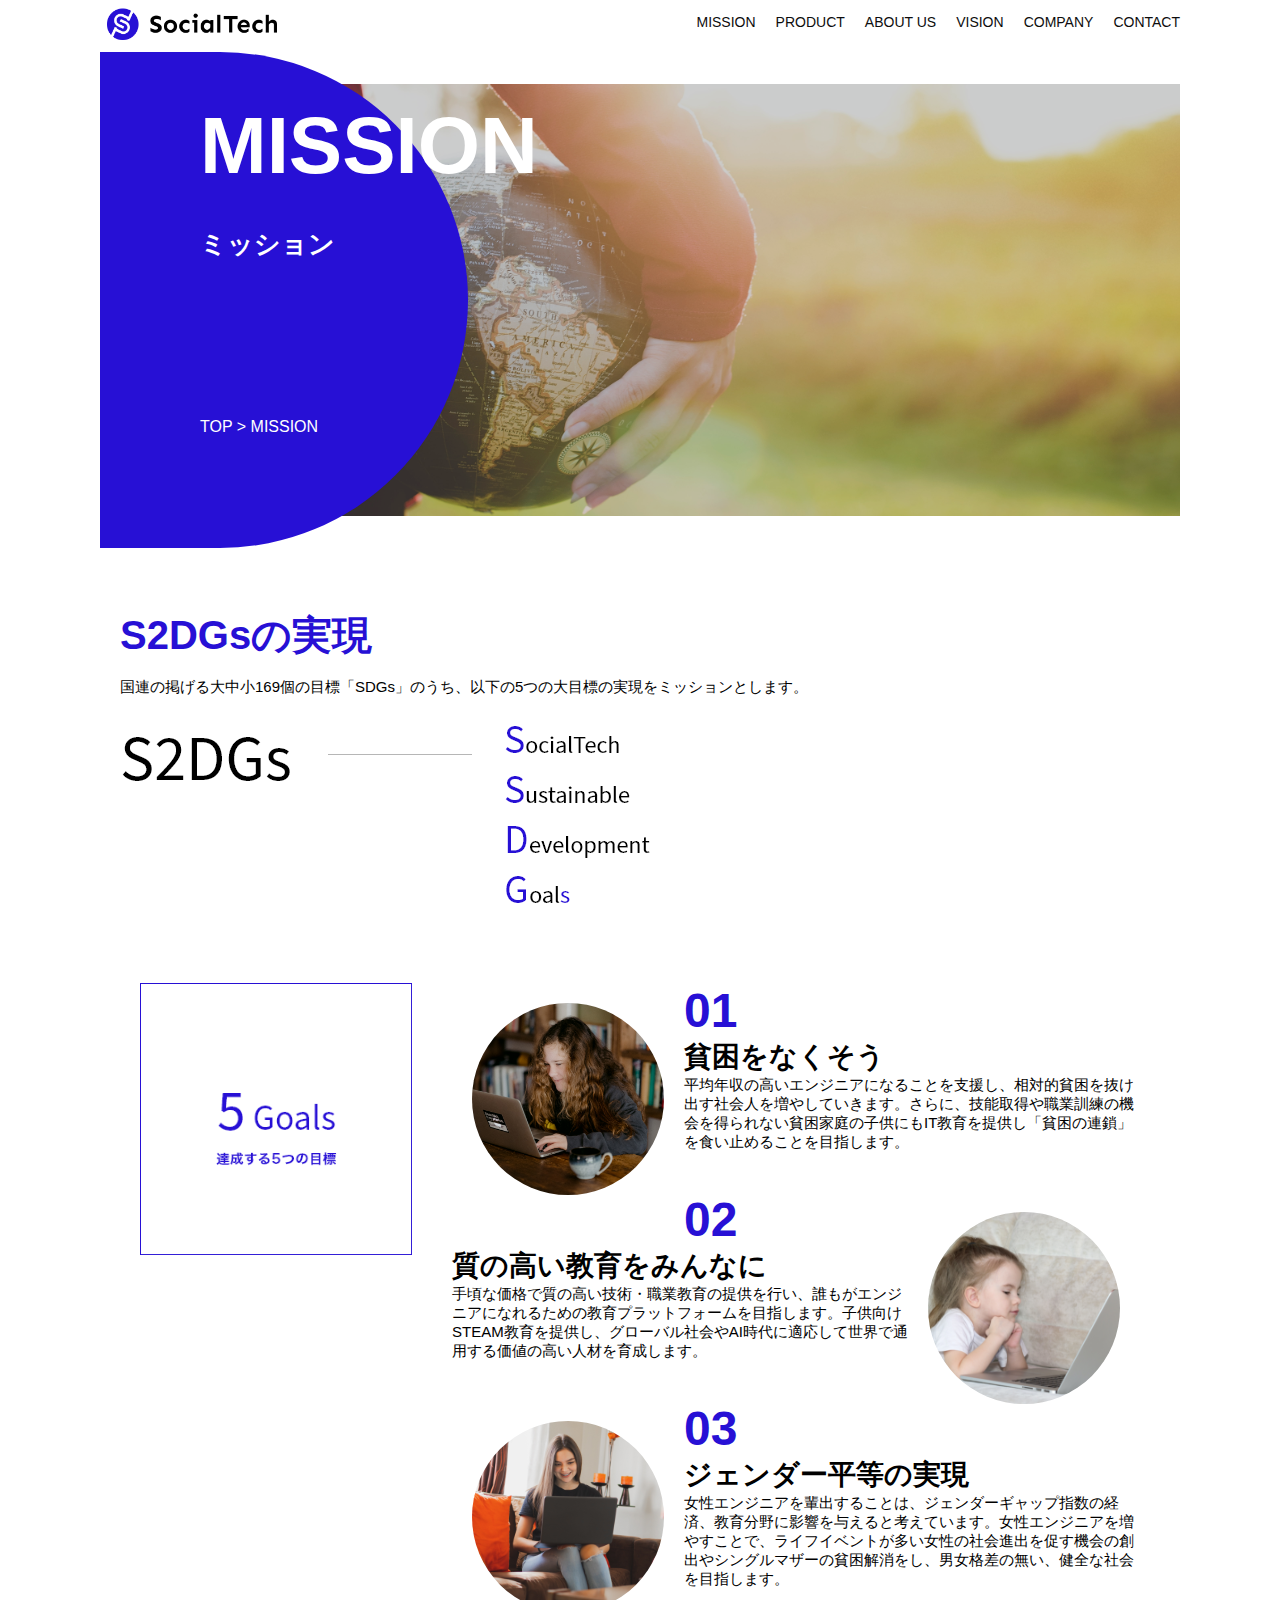
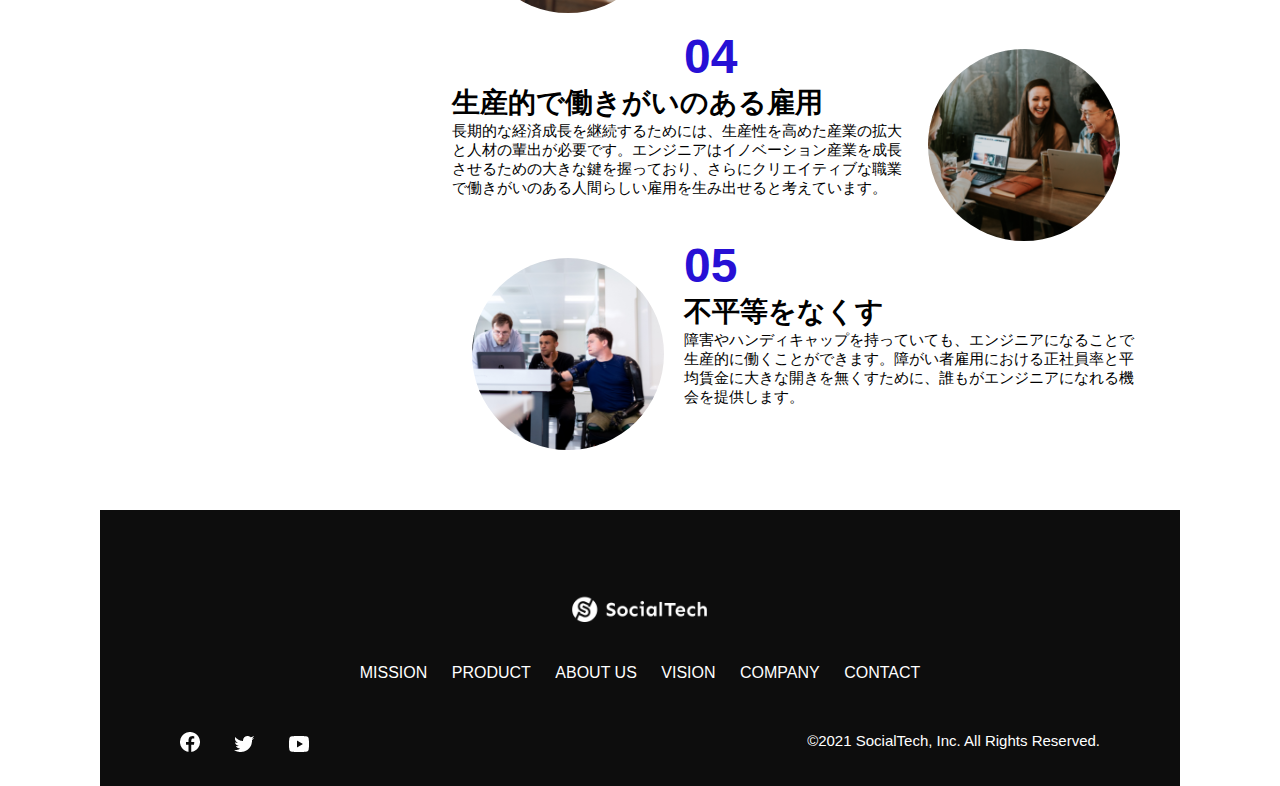
<file: kadai_tutorial_output/mission.html>
<!DOCTYPE html>
<html>
    <head>
        <title>SocialTech - MISSION ミッション-</title>
        <meta name="description" content="SocialTechが目指す5つの目標（S2DGs）を紹介します">
        <meta name="viewport" content="width=device-width,initial-scale=1.0">
        <meta charset="utf-8">
        <link rel="stylesheet" href="style.css">
    </head>
    <body>
        <header>
            <a href="index.html" id="logo">
                <img src="images/logo.png" alt="トップページに戻る">
            </a>
            <!--PC用ナビゲーション-->
            <nav id="nav-pc">
                <ul>
                    <li><a href="mission.html">MISSION</a></li>
                    <li><a href="product.html">PRODUCT</a></li>
                    <li><a href="index.html#aboutus">ABOUT US</a></li>
                    <li><a href="index.html#vision">VISION</a></li>
                    <li><a href="index.html#company">COMPANY</a></li>
                    <li><a href="index.html#contact">CONTACT</a></li>
                </ul>
            </nav>
            <!--スマホ用メニューボタン-->
            <button id="menu-sp" onclick="document.getElementById('nav-sp').style.display='block'">
                <img src="images/button-menu.png" alt="ナビゲーションを開く">
            </button>
            <!--スマホ用ナビゲーション-->
            <div id="nav-sp">
                <button id="close" onclick="document.getElementById('nav-sp').style.display='none'">
                    <img src="images/button-close.png" alt="ナビゲーションを閉じる">
                </button>
                <nav>
                    <ul>
                        <li>
                            <a id="logo-sp" href="index.html" onclick="document.getElementById('nav-sp').style.display='none'"><img src="images/logo-sp.png" alt="トップページに戻る"></a>
                        </li>
                        <li><a class="menu" href="mission.html" onclick="document.getElementById('nav-sp').style.display='none'">MISSION</a></li>
                        <li><a class="menu" href="product.html" onclick="document.getElementById('nav-sp').style.display='none'">PRODUCT</a></li>
                        <li><a class="menu" href="index.html#aboutus" onclick="document.getElementById('nav-sp').style.display='none'">ABOUT US</a></li>
                        <li><a class="menu" href="index.html#vision" onclick="document.getElementById('nav-sp').style.display='none'">VISION</a></li>
                        <li><a class="menu" href="index.html#company" onclick="document.getElementById('nav-sp').style.display='none'">COMPANY</a></li>
                        <li><a class="menu" href="index.html#contact" onclick="document.getElementById('nav-sp').style.display='none'">CONTACT</a></li>
                    </ul>
                </nav>
                <div id="sns">
                    <a href="https://www.facebook.com/sejuku2013">
                        <img src="images/button-facebook.png" alt="Facebookのリンク">
                    </a>
                    <a href="https://twitter.com/samuraijuku">
                        <img src="images/button-twitter.png" alt="Twitterのリンク">
                    </a>
                    <a href="https://www.youtube.com/channel/UCCFOQO5aDK0xXam4cUQXT8g">
                        <img src="images/button-youtube.png" alt="YouTubeのリンク">
                    </a>
                </div>
            </div>
        </header>
        <main>
            <article>
                <section id="mission-main">
                    <div class="mission-main-inner">
                        <div id="mission-title">
                            <h1>MISSION<br><span>ミッション</span></h1>
                            <p>TOP > MISSION</p>
                        </div>
                    </div>
                </section>
                <section id="mission-s2dgs">
                    <h2 class="mission-h2">S2DGsの実現</h2>
                    <p>国連の掲げる大中小169個の目標「SDGs」のうち、以下の5つの大目標の実現をミッションとします。</p>
                    <img src="images/mission/mission-s2dgs.png" alt="S2DGs">
                </section>
                <section id="mission-five-goals">
                    <div class="five-goals-image">
                        <img src="images/mission/mission-5goals.png" alt="5Goals">
                    </div>
                    <div class="five-goals-read">
                        <div>
                            <img class="fivegoals-image-left" src="images/mission/mission-5goals01.png" alt="PCを操作する女の子">
                            <span class="fivegoals-number">01</span>
                            <h3 class="fivegoals-h3">貧困をなくそう</h3>
                            <p class="fivegoals-p">平均年収の高いエンジニアになることを支援し、相対的貧困を抜け出す社会人を増やしていきます。さらに、技能取得や職業訓練の機会を得られない貧困家庭の子供にもIT教育を提供し「貧困の連鎖」を食い止めることを目指します。</p>
                        </div>
                        <div>
                            <img class="fivegoals-image-right" src="images/mission/mission-5goals02.png" alt="PCを見つめる小さい女の子">
                            <span class="fivegoals-number">02</span>
                            <h3 class="fivegoals-h3">質の高い教育をみんなに</h3>
                            <p class="fivegoals-p">手頃な価格で質の高い技術・職業教育の提供を行い、誰もがエンジニアになれるための教育プラットフォームを目指します。子供向けSTEAM教育を提供し、グローバル社会やAI時代に適応して世界で通用する価値の高い人材を育成します。</p>
                        </div>
                        <div>
                            <img class="fivegoals-image-left" src="images/mission/mission-5goals03.png" alt="PCを操作する女性">
                            <span class="fivegoals-number">03</span>
                            <h3 class="fivegoals-h3">ジェンダー平等の実現</h3>
                            <p class="fivegoals-p">女性エンジニアを輩出することは、ジェンダーギャップ指数の経済、教育分野に影響を与えると考えています。女性エンジニアを増やすことで、ライフイベントが多い女性の社会進出を促す機会の創出やシングルマザーの貧困解消をし、男女格差の無い、健全な社会を目指します。</p>
                        </div>
                        <div>
                            <img class="fivegoals-image-right" src="images/mission/mission-5goals04.png" alt="笑顔で話し合う3人の男女">
                            <span class="fivegoals-number">04</span>
                            <h3 class="fivegoals-h3">生産的で働きがいのある雇用</h3>
                            <p class="fivegoals-p">長期的な経済成長を継続するためには、生産性を高めた産業の拡大と人材の輩出が必要です。エンジニアはイノベーション産業を成長させるための大きな鍵を握っており、さらにクリエイティブな職業で働きがいのある人間らしい雇用を生み出せると考えています。</p>
                        </div>
                        <div>
                            <img class="fivegoals-image-left" src="images/mission/mission-5goals05.png" alt="障害を持つ男性が生き生きと働く様子">
                            <span class="fivegoals-number">05</span>
                            <h3 class="fivegoals-h3">不平等をなくす</h3>
                            <p class="fivegoals-p">障害やハンディキャップを持っていても、エンジニアになることで生産的に働くことができます。障がい者雇用における正社員率と平均賃金に大きな開きを無くすために、誰もがエンジニアになれる機会を提供します。</p>
                        </div>
                    </div>
                </section>
            </article>
        </main>
        <footer>
            <div id="footer-logo">
                <img src="images/logo-sp.png" alt="SocialTech">
            </div>
            <div id="footer-link">
                <a href="mission.html">MISSION</a>
                <a href="product.html">PRODUCT</a>
                <a href="index.html#aboutus">ABOUT US</a>
                <a href="index.html#vision">VISION</a>
                <a href="index.html#company">COMPANY</a>
                <a href="index.html#contact">CONTACT</a>
            </div>
            <div id="sns-footer">
                <div class="sns-btns">
                    <a href="https://www.facebook.com/sejuku2013"><img src="images/button-facebook.png" alt="Facebookのリンク"></a>
                    <a href="https://twitter.com/samuraijuku"><img src="images/button-twitter.png" alt="Twitterのリンク"></a>
                    <a href="https://www.youtube.com/channel/UCCFOQO5aDK0xXam4cUQXT8g"><img src="images/button-youtube.png" alt="YouTubeのリンク"></a>
                </div>
                <p id="copyright">&copy;2021 SocialTech, Inc. All Rights Reserved.</p>
            </div>
        </footer>
    </body>
</html>
</file>
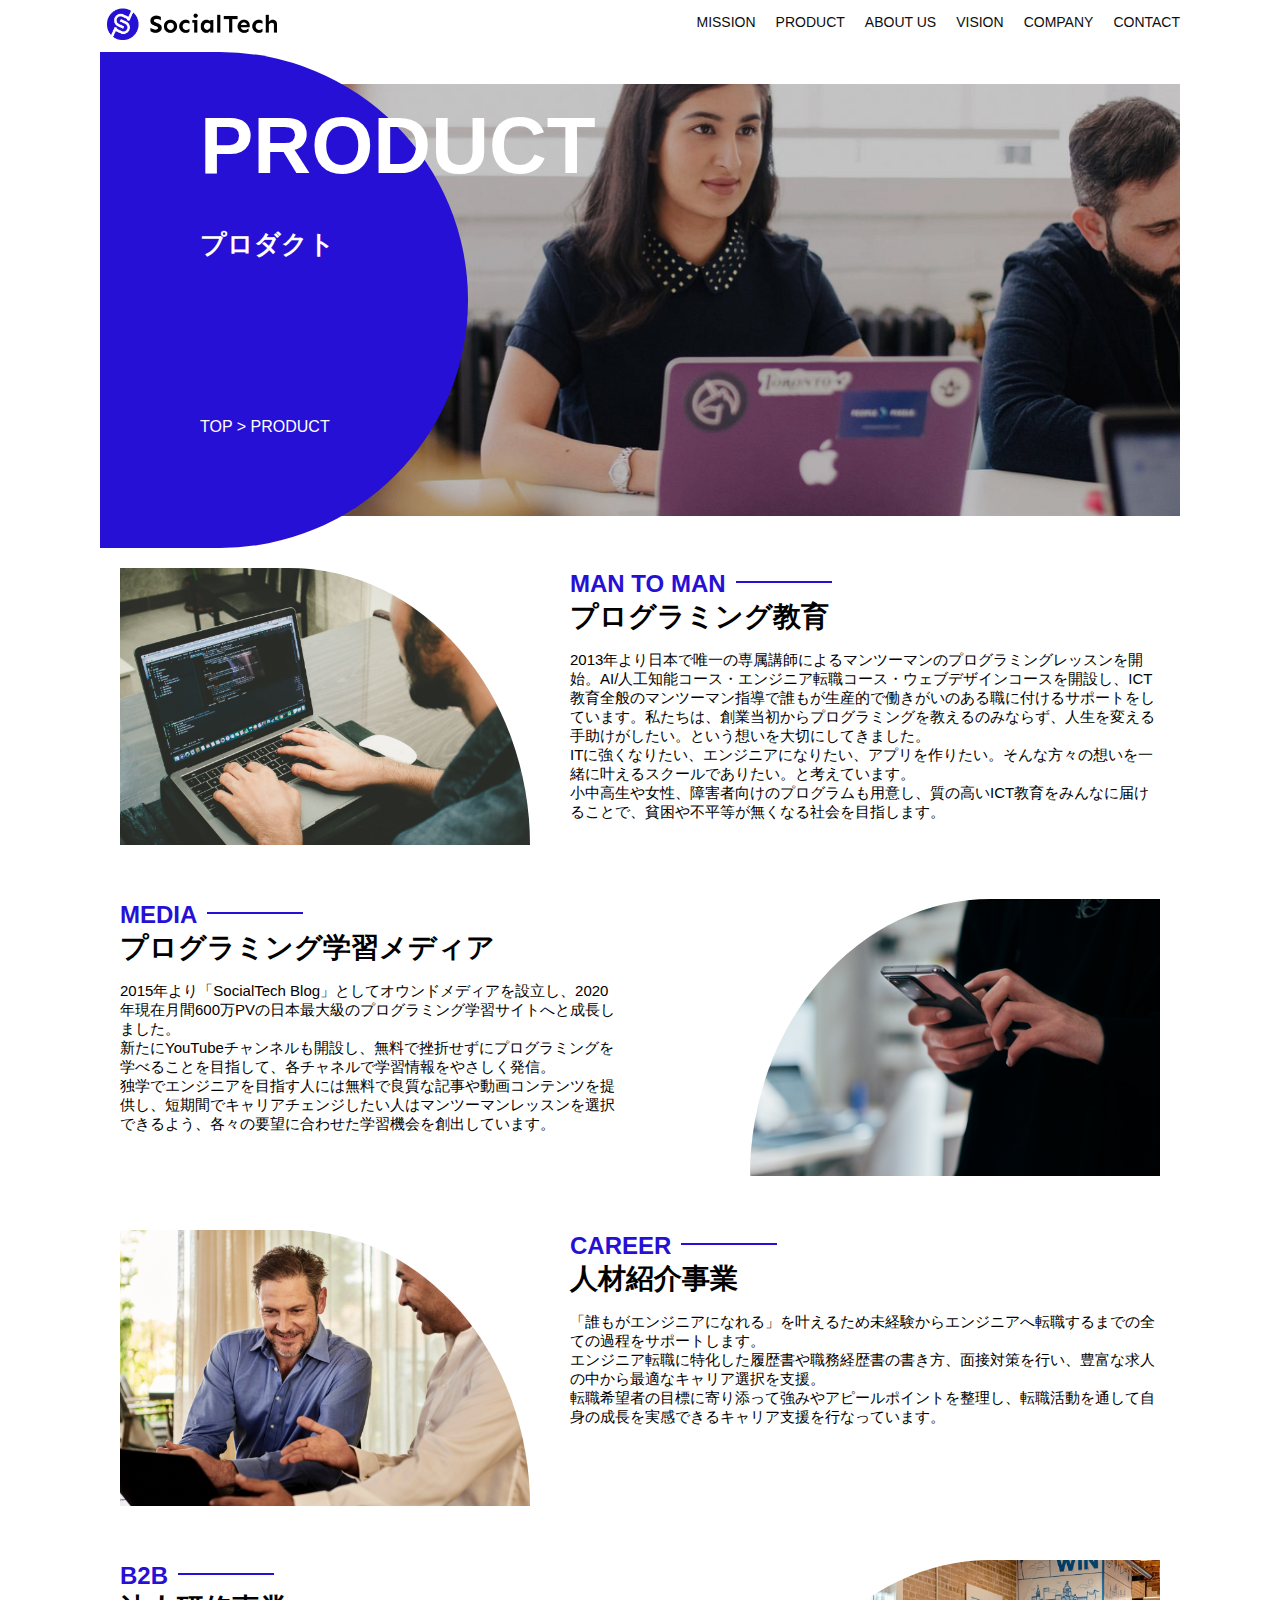
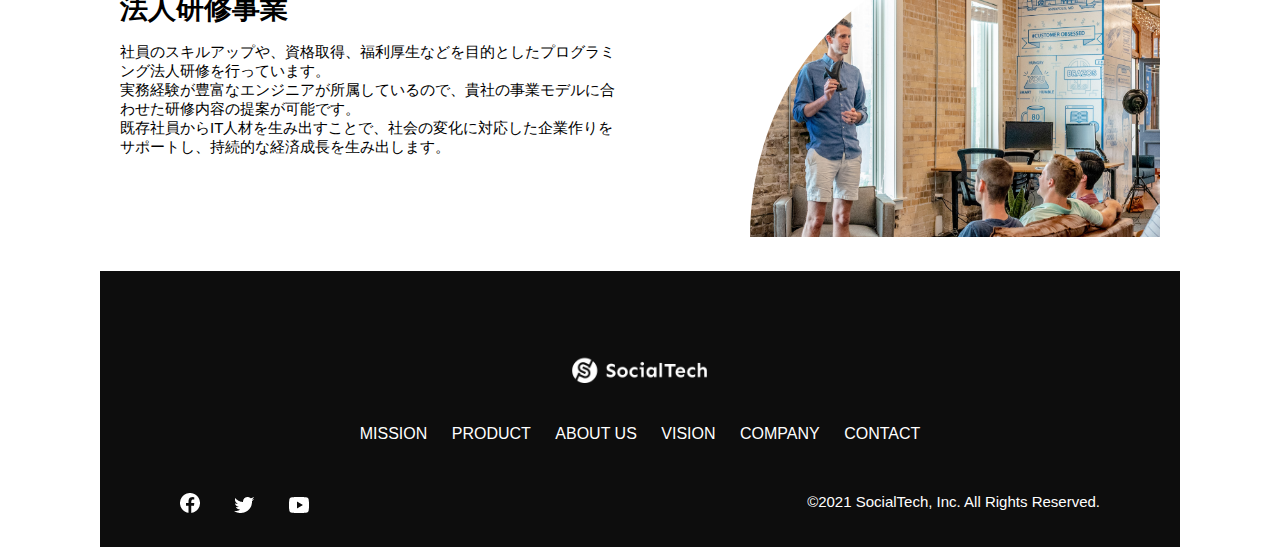
<file: kadai_tutorial_output/product.html>
<!DOCTYPE html>
<html>
    <head>
        <title>SocialTech - PRODUCT プロダクト-</title>
        <meta name="description" content="SocialTechの4つのプロダクトを紹介します">
        <meta name="viewport" content="width=device-width,initial-scale=1.0">
        <meta charset="utf-8">
        <link rel="stylesheet" href="style.css">
    </head>
    <body>
        <header>
            <a href="index.html" id="logo">
                <img src="images/logo.png" alt="トップページに戻る">
            </a>
            <!--PC用ナビゲーション-->
            <nav id="nav-pc">
                <ul>
                    <li><a href="mission.html">MISSION</a></li>
                    <li><a href="product.html">PRODUCT</a></li>
                    <li><a href="index.html#aboutus">ABOUT US</a></li>
                    <li><a href="index.html#vision">VISION</a></li>
                    <li><a href="index.html#company">COMPANY</a></li>
                    <li><a href="index.html#contact">CONTACT</a></li>
                </ul>
            </nav>
            <!--スマホ用メニューボタン-->
            <button id="menu-sp" onclick="document.getElementById('nav-sp').style.display='block'">
                <img src="images/button-menu.png" alt="ナビゲーションを開く">
            </button>
            <!--スマホ用ナビゲーション-->
            <div id="nav-sp">
                <button id="close" onclick="document.getElementById('nav-sp').style.display='none'">
                    <img src="images/button-close.png" alt="ナビゲーションを閉じる">
                </button>
                <nav>
                    <ul>
                        <li>
                            <a id="logo-sp" href="index.html" onclick="document.getElementById('nav-sp').style.display='none'"><img src="images/logo-sp.png" alt="トップページに戻る"></a>
                        </li>
                        <li><a class="menu" href="mission.html" onclick="document.getElementById('nav-sp').style.display='none'">MISSION</a></li>
                        <li><a class="menu" href="product.html" onclick="document.getElementById('nav-sp').style.display='none'">PRODUCT</a></li>
                        <li><a class="menu" href="index.html#aboutus" onclick="document.getElementById('nav-sp').style.display='none'">ABOUT US</a></li>
                        <li><a class="menu" href="index.html#vision" onclick="document.getElementById('nav-sp').style.display='none'">VISION</a></li>
                        <li><a class="menu" href="index.html#company" onclick="document.getElementById('nav-sp').style.display='none'">COMPANY</a></li>
                        <li><a class="menu" href="index.html#contact" onclick="document.getElementById('nav-sp').style.display='none'">CONTACT</a></li>
                    </ul>
                </nav>
                <div id="sns">
                    <a href="https://www.facebook.com/sejuku2013">
                        <img src="images/button-facebook.png" alt="Facebookのリンク">
                    </a>
                    <a href="https://twitter.com/samuraijuku">
                        <img src="images/button-twitter.png" alt="Twitterのリンク">
                    </a>
                    <a href="https://www.youtube.com/channel/UCCFOQO5aDK0xXam4cUQXT8g">
                        <img src="images/button-youtube.png" alt="YouTubeのリンク">
                    </a>
                </div>
            </div>
        </header>
        <main>
            <article>
                <section id="product-main">
                    <div class="product-main-inner">
                        <div id="product-title">
                            <h1>PRODUCT<br><span>プロダクト</span></h1>
                            <p>TOP > PRODUCT</p>
                        </div>
                    </div>
                </section>

                <section class="product-section product-section-left">
                    <div class="product-section-img">
                        <img src="images/product/product-mantoman.png" alt="PCでコードを書く男性">
                    </div>
                    <div class="product-read">
                        <h2 class="product-h2">MAN TO MAN</h2>
                        <h3 class="product-h3">プログラミング教育</h3>
                        <p>
                            2013年より日本で唯一の専属講師によるマンツーマンのプログラミングレッスンを開始。AI/人工知能コース・エンジニア転職コース・ウェブデザインコースを開設し、ICT教育全般のマンツーマン指導で誰もが生産的で働きがいのある職に付けるサポートをしています。私たちは、創業当初からプログラミングを教えるのみならず、人生を変える手助けがしたい。という想いを大切にしてきました。<br>ITに強くなりたい、エンジニアになりたい、アプリを作りたい。そんな方々の想いを一緒に叶えるスクールでありたい。と考えています。<br>小中高生や女性、障害者向けのプログラムも用意し、質の高いICT教育をみんなに届けることで、貧困や不平等が無くなる社会を目指します。
                        </p>
                    </div>
                </section>

                <section class="product-section product-section-right">
                    <div class="product-read">
                        <h2 class="product-h2">MEDIA</h2>
                        <h3 class="product-h3">プログラミング学習メディア</h3>
                        <p>
                            2015年より「SocialTech Blog」としてオウンドメディアを設立し、2020年現在月間600万PVの日本最大級のプログラミング学習サイトへと成長しました。<br>新たにYouTubeチャンネルも開設し、無料で挫折せずにプログラミングを学べることを目指して、各チャネルで学習情報をやさしく発信。<br>独学でエンジニアを目指す人には無料で良質な記事や動画コンテンツを提供し、短期間でキャリアチェンジしたい人はマンツーマンレッスンを選択できるよう、各々の要望に合わせた学習機会を創出しています。
                        </p>
                    </div>
                    <div class="product-section-img">
                        <img src="images/product/product-media.png" alt="スマートフォンを操作する人">
                    </div>
                </section>

                <section class="product-section product-section-left">
                    <div class="product-section-img">
                        <img src="images/product/product-career.png" alt="笑顔で話し合う2人の男性">
                    </div>
                    <div class="product-read">
                        <h2 class="product-h2">CAREER</h2>
                        <h3 class="product-h3">人材紹介事業</h3>
                        <p>
                            「誰もがエンジニアになれる」を叶えるため未経験からエンジニアへ転職するまでの全ての過程をサポートします。<br>エンジニア転職に特化した履歴書や職務経歴書の書き方、面接対策を行い、豊富な求人の中から最適なキャリア選択を支援。<br>転職希望者の目標に寄り添って強みやアピールポイントを整理し、転職活動を通して自身の成長を実感できるキャリア支援を行なっています。<br>
                        </p>
                    </div>
                </section>

                <section class="product-section product-section-right">
                    <div class="product-read">
                        <h2 class="product-h2">B2B</h2>
                        <h3 class="product-h3">法人研修事業</h3>
                        <p>
                            社員のスキルアップや、資格取得、福利厚生などを目的としたプログラミング法人研修を行っています。<br>実務経験が豊富なエンジニアが所属しているので、貴社の事業モデルに合わせた研修内容の提案が可能です。<br>既存社員からIT人材を生み出すことで、社会の変化に対応した企業作りをサポートし、持続的な経済成長を生み出します。
                        </p>
                    </div>
                    <div class="product-section-img">
                        <img src="images/product/product-b2b.png" alt="講演中の男性とそれを聴く人々">
                    </div>
                </section>
            </article>
        </main>
        <footer>
            <div id="footer-logo">
                <img src="images/logo-sp.png" alt="SocialTech">
            </div>
            <div id="footer-link">
                <a href="mission.html">MISSION</a>
                <a href="product.html">PRODUCT</a>
                <a href="index.html#aboutus">ABOUT US</a>
                <a href="index.html#vision">VISION</a>
                <a href="index.html#company">COMPANY</a>
                <a href="index.html#contact">CONTACT</a>
            </div>
            <div id="sns-footer">
                <div class="sns-btns">
                    <a href="https://www.facebook.com/sejuku2013"><img src="images/button-facebook.png" alt="Facebookのリンク"></a>
                    <a href="https://twitter.com/samuraijuku"><img src="images/button-twitter.png" alt="Twitterのリンク"></a>
                    <a href="https://www.youtube.com/channel/UCCFOQO5aDK0xXam4cUQXT8g"><img src="images/button-youtube.png" alt="YouTubeのリンク"></a>
                </div>
                <p id="copyright">&copy;2021 SocialTech, Inc. All Rights Reserved.</p>
            </div>
        </footer>
    </body>
</html>
</file>
<file: kadai_tutorial_output/style.css>
/*PC、スマホ共通スタイル*/
*{
    box-sizing: border-box;
}
p{
    font-size: 15px;
}
body{
    max-width: 1080px;
    margin: 0 auto 0 auto;
    font-family: "Source Sans Pro","Hiragino Kaku Gothic ProN",Meiryo,Arial,sans-serif;
}

/*PC用カルーセル設定*/
.carousel{
    margin: 0 20px;
}
.carouselImg{
    width: 100%;
}

header{
    display: flex;
    justify-content: space-between;
}
#nav-pc{
    font-size: 14px;
}
#nav-pc ul{
    display: flex;
    padding-left: 0;
}
#nav-pc li{
    list-style: none;
}
#nav-pc a{
    text-decoration: none;
    margin-left: 20px;
    color: #0d0d0d;
}
#nav-pc a:hover{
    text-decoration: underline;
}
/*スマホ用ナビを非表示*/
#nav-sp, #menu-sp{
    display: none;
}

#main-visual{
    position: relative;
    height: 470px;
}
#main-message{
    position: absolute;
    top: 0;
    left: 0;
    background-color: #2710d5;
    color: #ffffff;
    border-radius: 0 0 476px 0;
    max-width: 620px;
    height: 100%;
    width: 100%;
    z-index: 11;
}
#main-message>h1{
    font-size: 60px;
    margin: 100px 0 0 50px;
}
#main-message>p{
    font-size: 28px;
    margin: 0 0 0 50px;
}
#main-visual>img{
    max-width: 620px;
    border-radius: 476px 0 0 0;
    position: absolute;
    top: 0;
    right: 0;
    z-index: 10;
}

h2{
    margin: 40px 0 0 0;
}
h2::after{
    content: url("images/line.png");
    margin-left: 10px;
}
h3{
    font-size: 27px;
}
#mission{
    margin: 80px auto;
}
#mission-flex{
    display: flex;
}
#mission-flex>div{
    width: 50%;
    margin: 20px;
}
#mission-photo{
    width: 100%;
}
#s2dgs{
    margin-top: 50px;
    width: 100%;
}
#product{
    background-color: #fafafa;
    margin: 80px 0 80px 0;
    padding: 10px 40px 0px 40px;
}
#product .product-flex{
    margin-top: 40px;
    display: flex;
}
#product-left{
    width: 50%;
    margin-right: 20px;
}
#product-right{
    width: 50%;
    margin-left: 20px;
    margin-top: 80px;
}
#product-left>div{
    position: relative;
    height: 480px;
    margin-right: 20px;
}
#product-right>div{
    position: relative;
    height: 480px;
    margin-left: 20px;
}
.product-photo{
    width: 100%;
}
.product-explain{
    background-color: #ffffff;
    position: absolute;
    left: 0;
    bottom: 50px;
    margin: 0 40px 0 40px;
    padding: 20px;
    box-shadow: 5px 5px 10px rgba(0, 0, 0, 0.05);
}
.product-explain>span{
    color: #2710d5;
    font-weight: bold;
    font-size: 16px;
    margin: 0;
}
.product-explain>h3{
    margin: 5px 0 5px 0;
}
.product-explain>p{
    font-size: 14px;
    margin: 0;
}
#product-more{
    text-align: center;
}
#product-more a{
    position: relative;
    bottom: -42px;
}
#aboutus{
    margin: 80px auto;
}
#aboutus>div{
    display: flex;
}
.culture-img{
    width: 50%;
    align-self: flex-start;
}
.culture-img2{
    margin-top: 50px;
    width: 100%;
}
.culture-table{
    margin-right: 50px;
}
.culture-num{
    font-size: 80px;
    color: #2710d5;
    padding: 0 20px 0 0;
}
.culture-table th{
    text-align: left;
    font-size: 28px;
    font-weight: bold;
}
.culture-en{
    color: #2710d5;
    font-size: 24px;
}
.culture-description{
    margin: 0;
}
#vision{
    margin: 80px auto;
}
#vision>div{
    display: flex;
    justify-content: space-between;
    flex-wrap: wrap;
}
.vision-box{
    width: 300px;
    height: 300px;
    margin-bottom: 30px;
    position: relative;
}
.vision-box>img{
    width: 100%;
    position: relative;
    z-index: 30;
}
.vision-box>div{
    position: absolute;
    top: 0;
    left: 0;
    z-index: 31;
    margin-right: 20px;
}
.vision-box>div>h4{
    color: #2710d5;
    font-size: 19px;
    margin: 80px 0 0 0;
}
.vision-box>div>h4::first-letter{
    font-size: 40px;
}
.vision-box>div>h5{
    font-size: 20px;
    margin: 0 0 0 0;
}
.vision-box>div>p{
    margin: 10px 0 0 0;
}
#company{
    margin: 80px auto;
}
#company-table{
    width: 100%;
}
.tableheader{
    text-align: left;
    padding: 20px;
    border-bottom-color: #2710d5;
    border-bottom-width: 1px;
    border-bottom-style: solid;
    width: 100px;
}
.tableheader-first{
    border-top-color: #2710d5;
    border-top-width: 1px;
    border-top-style: solid;
}
.cell{
    padding: 30px;
    border-bottom-color: #ececec;
    border-bottom-width: 1px;
    border-bottom-style: solid;
}
.cell-first{
    border-top-color: #ececec;
    border-top-width: 1px;
    border-top-style: solid;
}
#company>iframe{
    width: 100%;
    height: 368px;
    margin-top: 40px;
}
#contact{
    margin: 80px auto;
}
#contact>form>div{
    display: flex;
    flex-direction: row;
    flex-wrap: wrap;
    padding-bottom: 30px;
}
.contact-heading{
    width: 240px;
    align-self: center;
}
.contact-label{
    font-weight: bold;
}
.contact-span{
    color: #ce2222;
    margin: 0 0 0 20px;
    font-weight: bold;
}
.contact-textbox{
    border-top: 0px;
    border-left: 0px;
    border-right: 0px;
    border-bottom-width: 1px;
    border-bottom-color: #707070;
    border-style: solid;
    background-color: #fafafa;
    width: 400px;
    height: 56px;
}
.contact-textarea{
    border-top: 0px;
    border-left: 0px;
    border-right: 0px;
    border-bottom-width: 1px;
    border-bottom-color: #707070;
    background-color: #fafafa;
    width: 400px;
    height: 200px;
}
#contact dt{
    font-weight: bold;
}
#contact dd{
    margin: 0 0 16px 0;
}
#contact dd p{
    margin: 0;
}
#contact dd ul{
    padding-left: 0;
}
#contact dd li{
    margin-bottom: 0;
    list-style: none;
}
footer{
    background-color: #0d0d0d;
    text-align: center;
    padding: 80px 80px 30px 80px;
}
#footer-logo{
    margin-bottom: 30px;
}
#footer-link{
    margin-bottom: 50px;
}
#footer-link>a{
    text-decoration: none;
    margin: 10px;
    color: #ffffff;
}
#footer-link>a:hover{
    text-decoration: underline;
}
#sns-footer{
    display: flex;
    justify-content: space-between;
    text-align: left;
}
#sns-footer a{
    margin-right: 30px;
}
#copyright{
    color: #ffffff;
    margin: 0;
}
/*mission.html用スタイル*/
/*ミッションのメインビジュアル*/
.mission-main-inner{
    background-image: url("images/mission/mission-main.png");
    background-repeat: no-repeat;
    background-position-y: center;
}
#mission-title{
    background-color: #2710d5;
    width: 368px;
    color: #ffffff;
    height: 496px;
    border-radius: 0 248px 248px 0;
    position: relative;
}
#mission-title h1{
    position: absolute;
    top: 0;
    left: 100px;
    font-size: 80px;
    line-height: 1;
}
#mission-title h1 span{
    font-size: 26px;
}
#mission-title>p{
    position: absolute;
    top: 350px;
    left: 100px;
    font-size: 16px;
}
/*ミッションページ S2DGsの設定*/
#mission-s2dgs{
    padding: 20px;
}
.mission-h2{
    color: #2710d5;
    font-size: 40px;
}
.mission-h2::after{
    content: none;
}
/*ミッションページ 5つのゴールの設定*/
#mission-five-goals{
    padding: 20px;
    display: flex;
}
#mission-five-goals .five-goals-image{
    width: 30%;
    padding: 20px;
}
#mission-five-goals .five-goals-image img{
    width: 100%;
}
#mission-five-goals .five-goals-read{
    width: 70%;
    padding: 20px;
}
#mission-five-goals .five-goals-read>div{
    margin-bottom: 40px;
}
.fivegoals-image-right{
    float: right;
    margin: 20px;
}
.fivegoals-image-left{
    float: left;
    margin: 20px;
}
.fivegoals-number{
    color: #2710d5;
    font-size: 48px;
    font-weight: bold;
    margin: 0;
}
.fivegoals-h3{
    font-size: 28px;
    margin: 0;
}
.fivegoals-p{
    margin: 0;
}
/*プロダクトページ*/
.product-main-inner{
    background-image: url("images/product/product-main.png");
    background-repeat: no-repeat;
    background-position-y: center;
}
#product-title{
    background-color: #2710d5;
    width: 368px;
    color: #ffffff;
    height: 496px;
    border-radius: 0 248px 248px 0;
    position: relative;
}
#product-title h1{
    position: absolute;
    top: 0;
    left: 100px;
    font-size: 80px;
    line-height: 1;
}
#product-title h1 span{
    font-size: 26px;
}
#product-title>p{
    position: absolute;
    top: 350px;
    left: 100px;
    font-size: 16px;
}
/*セクション*/
.product-section{
    display: flex;
    padding: 20px 20px 0;
}
.product-section .product-section-img{
    width: 450px;
}
/*左が画像のセクション*/
.product-section-left .product-section-img img{
    width: 100%;
    padding: 0 40px 30px 0;
    border-radius: 0 432px 0 0;
}
.product-section-left .product-read{
    width: 50%;
    flex-grow: 1;
}
.product-section-left .product-read p{
    margin-bottom: 0;
}
/*右が画像のセクション*/
.product-section-right{
    justify-content: space-between;
}
.product-section-right .product-section-img img{
    width: 100%;
    padding: 0 0 30px 40px;
    border-radius: 432px 0 0 0;
}
.product-section-right .product-read{
    width: 500px;
}
.product-h2{
    color: #2710d5;
    font-size: 24px;
    margin: 0;
}
.product-h3{
    font-size: 28px;
    margin: 0;
}


/*======================
スマートフォン用のスタイル
=======================*/
@media screen and (max-width:767px) {
    /*スマホ用カルーセル設定*/
    .carousel{
        margin: 0;
    }

    /*PC用ナビゲーション非表示*/
    #nav-pc{
        display: none;
    }
    /*ハンバーガーメニュー*/
    #menu-sp{
        display: block;
        background-color: transparent;
        padding: 0;
        border: none;
        position: absolute;
        top: 0px;
        right: 0px;
    }
    #nav-sp{
        background-color: #2710d5;
        position: fixed;
        left: 0;
        top: 0;
        width: 100%;
        height: 100%;
        display: none;
        z-index: 100;
    }
    /*×ボタン*/
    #close{
        position: absolute;
        top: 20px;
        right: 20px;
        background-color: transparent;
        border: none;
    }
    #nav-sp nav ul{
        padding-left: 0;
    }
    #nav-sp nav li{
        list-style: none;
    }
    #logo-sp{
        margin: 80px 0 30px 20px;
    }
    /*ナビゲーションのリンクの装飾設定*/
    #nav-sp nav a{
        display: block;
        color: #ffffff;
    }
    #nav-sp nav a:hover{
        text-decoration: underline;
    }
    #nav-sp .menu{
        text-decoration: none;
        margin: 0 20px 0 20px;
        height: 44px;
        font-size: 16px;
        background-image: url("images/arrow.png");
        background-repeat: no-repeat;
        background-position: right top;
    }
    #sns{
        position: absolute;
        bottom: 20px;
        left: 20px;
    }
    #sns>a{
        margin-right: 30px;
    }
    /*メインビジュアル*/
    #main-visual{
        position: relative;
        height: 470px;
    }
    #main-visual>div{
        text-align: center;
        height: 280px;
    }
    #main-visual h1{
        font-size: 28px;
        margin: 90px 0 0 0;
    }
    #main-visual>div>p{
        margin: 0;
        font-size: 15px;
    }
    #main-visual>img{
        width: 100%;
        border-radius: 476px 0 0 0;
        top: auto;
        bottom: 0;
    }
    /*見出し*/
    h2{
        margin: 15px 0;
    }
    h3{
        font-size: 24px;
        margin: 10px 0 0 0;
    }
    /*ミッション*/
    #mission{
        margin: 20px 0;
        padding: 0 20px;
    }
    #mission-flex{
        flex-direction: column;
    }
    #mission-flex>div{
        width: 100%;
        margin: 0;
    }
    /*プロダクト*/
    #product{
        margin: 0;
        padding: 10px 20px 0 20px;
    }
    /*外枠*/
    #product .product-flex{
        flex-direction: column;
        margin-top: 0;
    }
    /*左右のカラム　スマホでは縦並び*/
    #product-left, #product-right{
        width: 100%;
        margin: 0;
    }
    /*画像＋説明の枠*/
    #product-left>div, #product-right>div{
        height: auto;
        margin: 0;
    }
    .product-explain{
        position: relative;
        margin: 0;
    }
    .product-explain>h3{
        margin: 10px 0 10px 0;
        font-size: 24px;
    }
    /*もっとみるボタン*/
    #product-more{
        text-align: left;
    }
    /*ABOUT US*/
    #aboutus{
        margin: 80px 20px;
    }
    #aboutus>div{
        flex-direction: column;
    }
    .culture-table th{
        font-size: 16px;
    }
    .culture-table{
        margin-right: 0;
        padding-right: 20px;
        order: 2;
    }
    .culture-img{
        width: 100%;
        order: 1;
    }
    .culture-img2{
        margin-top: 0;
    }
    .culture-num{
        padding: 0;
    }
    .culture-description{
        margin: 0;
    }
    /*VISION*/
    #vision{
        margin: 80px 20px;
    }
    .vision-box>img{
        position: absolute;
        top: 0;
        left: 0;
    }
    .vision-box>div>h4{
        margin: 60px 0 0 0;
    }
    /*COMPANY*/
    #company{
        margin: 0 20px 0 20px;
    }
    #company>h3{
        margin-bottom: 20px;
    }
    .tableheader{
        width: 50px;
    }
    .cell{
        padding: 20px;
    }
    #company>iframe{
        height: 240px;
    }
    /*お問い合わせフォーム*/
    #contact{
        margin: 80px 20px;
    }
    #contact>h3{
        margin-bottom: 20px;
    }
    #contact>form>div{
        flex-direction: column;
        margin-bottom: 20px;
    }
    .contact-heading{
        align-self: auto;
        margin-bottom: 20px;
    }
    .contact-textbox{
        min-width: 300px;
        width: 100%;
    }
    .contact-textarea{
        height: 150px;
        width: 100%;
    }
    .radiobutton{
        margin-bottom: 20px;
    }
    /*フッター*/
    footer{
        padding: 30px 20px 50px 20px;
        text-align: left;
    }
    #footer-link>a{
        margin: 0 20px 30px 0;
        display: block;
        background-image: url("images/arrow.png");
        background-repeat: no-repeat;
        background-position: right top;
    }
    #footer-link>a:hover{
        text-decoration: underline;
    }
    #sns-footer{
        flex-direction: column;
        justify-content: flex-start;
    }
    #copyright{
        font-size: 12px;
        margin-top: 30px;
    }
    /*mission.html用スタイル*/
    /*ミッションのメインビジュアル*/
    #mission-main{
        height: 256px;
        margin-top: 4%;
        position: relative;
    }
    .mission-main-inner{
        height: 80%;
        background-size: cover;
    }
    #mission-title{
        width: 136px;
        height: 256px;
        position: absolute;
        top: -10%;
    }
    #mission-title h1{
        left: 20px;
        font-size: 40px;
    }
    #mission-title h1 span{
        font-size: 18px;
    }
    #mission-title>p{
        top: 180px;
        left: 20px;
        font-size: 13px;
    }
    .mission-h2{
        font-size: 38px;
        margin: 0;
    }
    .mission-h2::after{
        content: none;
    }
    #mission-s2dgs>img{
        width: 100%;
    }
    /*ミッションページ　5つのゴールの設定*/
    #mission-five-goals{
        flex-direction: column;
    }
    #mission-five-goals>div{
        padding: 0;
    }
    #mission-five-goals .five-goals-image, #mission-five-goals .five-goals-read{
        width: 100%;
        padding: 0;
    }
    #mission-five-goals .five-goals-read>div{
        display: flex;
        flex-direction: column;
    }
    .fivegoals-image-left, .fivegoals-image-right{
        align-self: center;
    }
    /*プロダクトページ*/
    #product-main{
        height: 256px;
        margin-top: 4%;
        position: relative;
    }
    .product-main-inner{
        height: 80%;
        background-size: cover;
    }
    #product-title{
        width: 136px;
        height: 256px;
        position: absolute;
        top: -10%;
    }
    #product-title h1{
        left: 20px;
        font-size: 40px;
    }
    #product-title h1 span{
        font-size: 18px;
    }
    #product-title>p{
        top: 180px;
        left: 20px;
        font-size: 13px;
    }
    /*セクション*/
    .product-section{
        flex-direction: column;
    }
    .product-section .product-section-img{
        width: 100%;
    }
    .product-section .product-section-img img{
        width: 100%;
        padding: 0;
    }
    /*左が画像のセクション*/
    .product-section-left .product-section-img img{
        border-radius: 0 300px 0 0;
    }
    .product-section-left .product-read{
        width: 100%;
        flex-grow: 1;
    }
    /*右が画像のセクション*/
    .product-section-right .product-section-img img{
        order: 1;
        border-radius: 300px 0 0 0;
    }
    .product-section-right .product-read{
        order: 2;
        width: 100%;
    }
}
</file>
